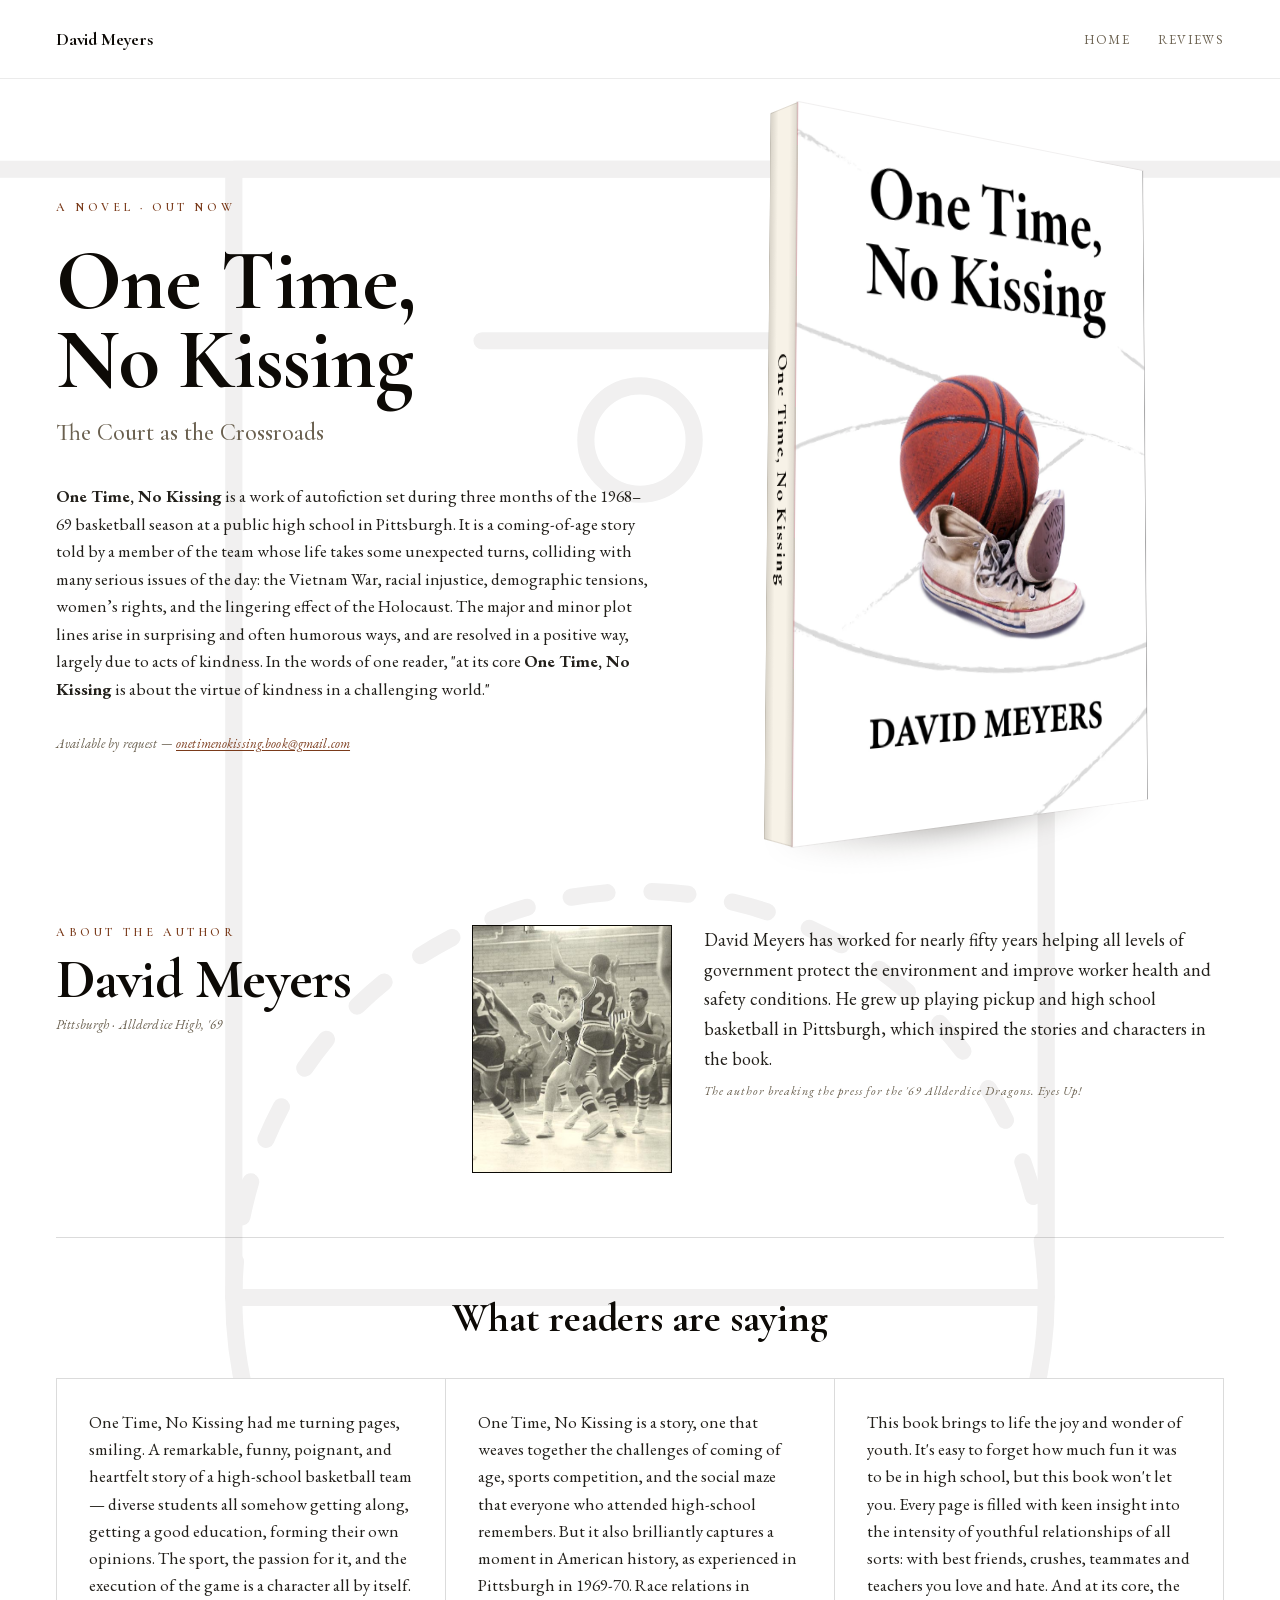
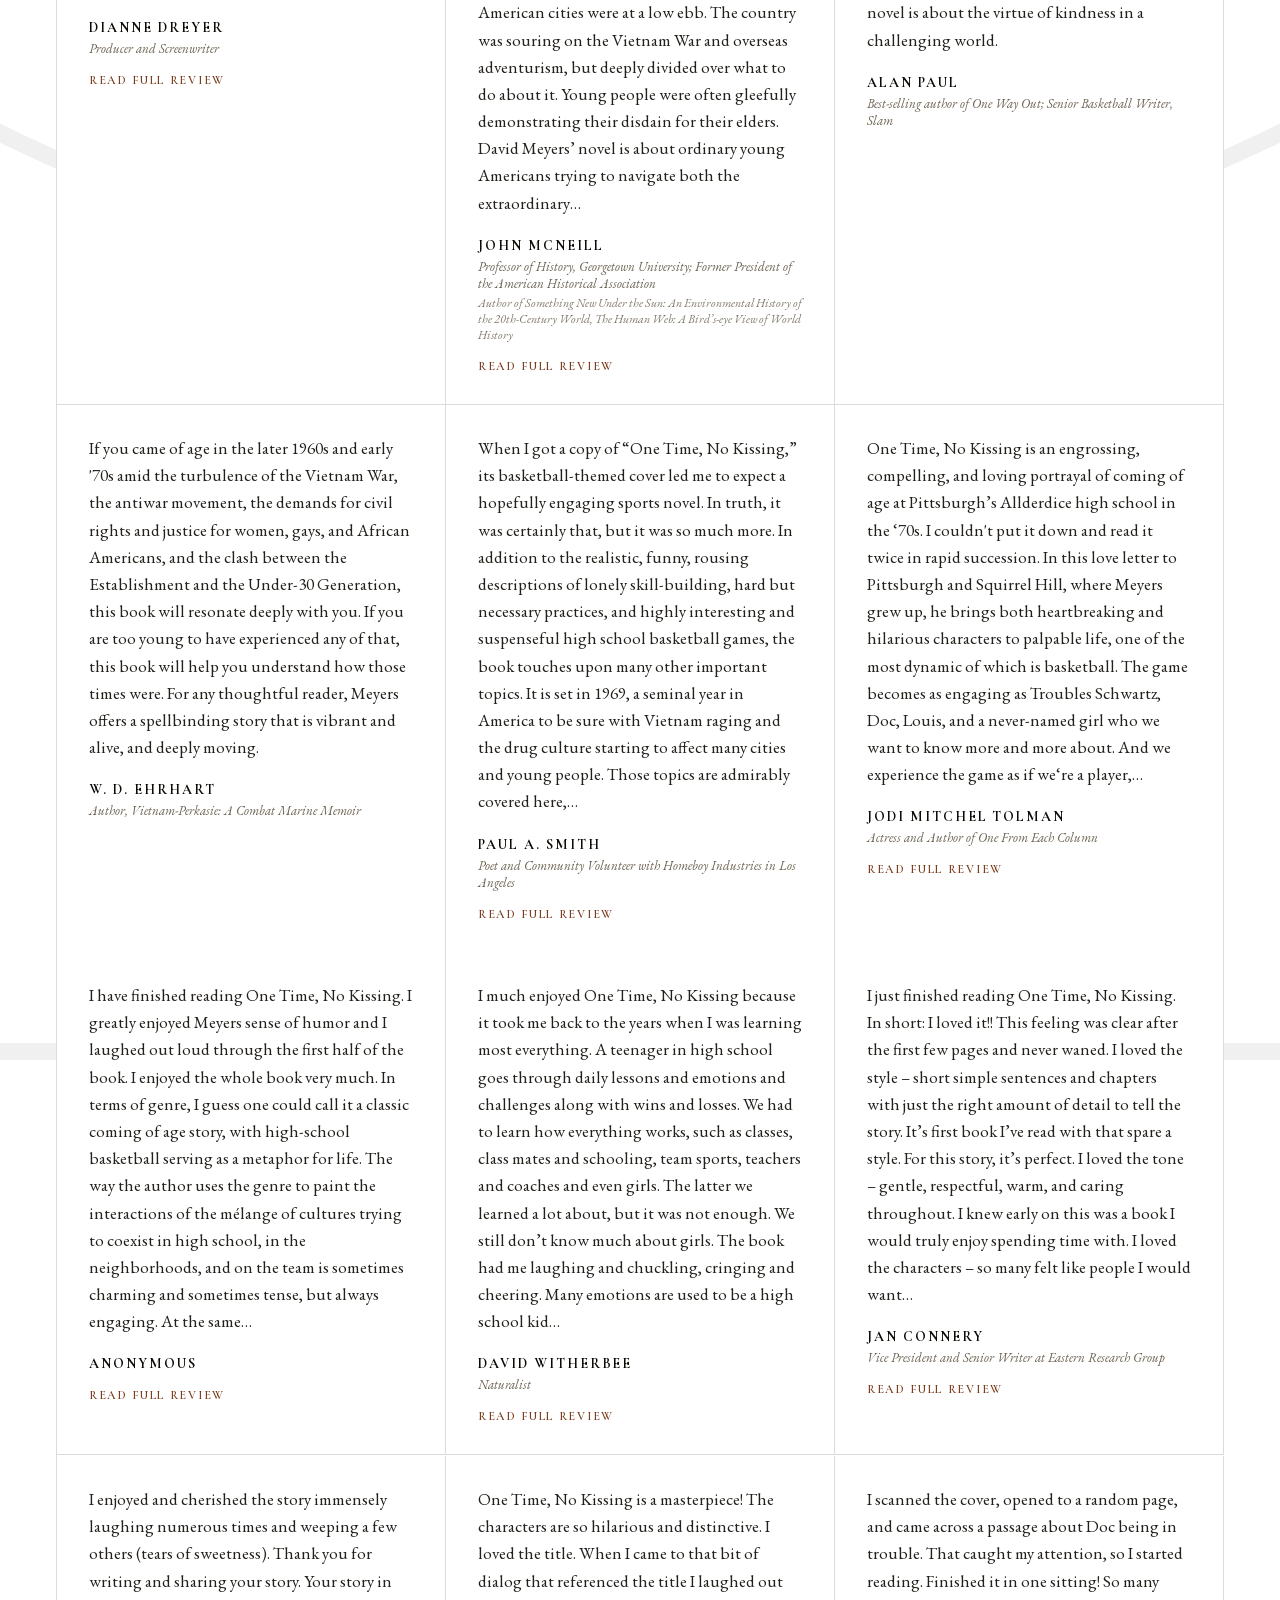
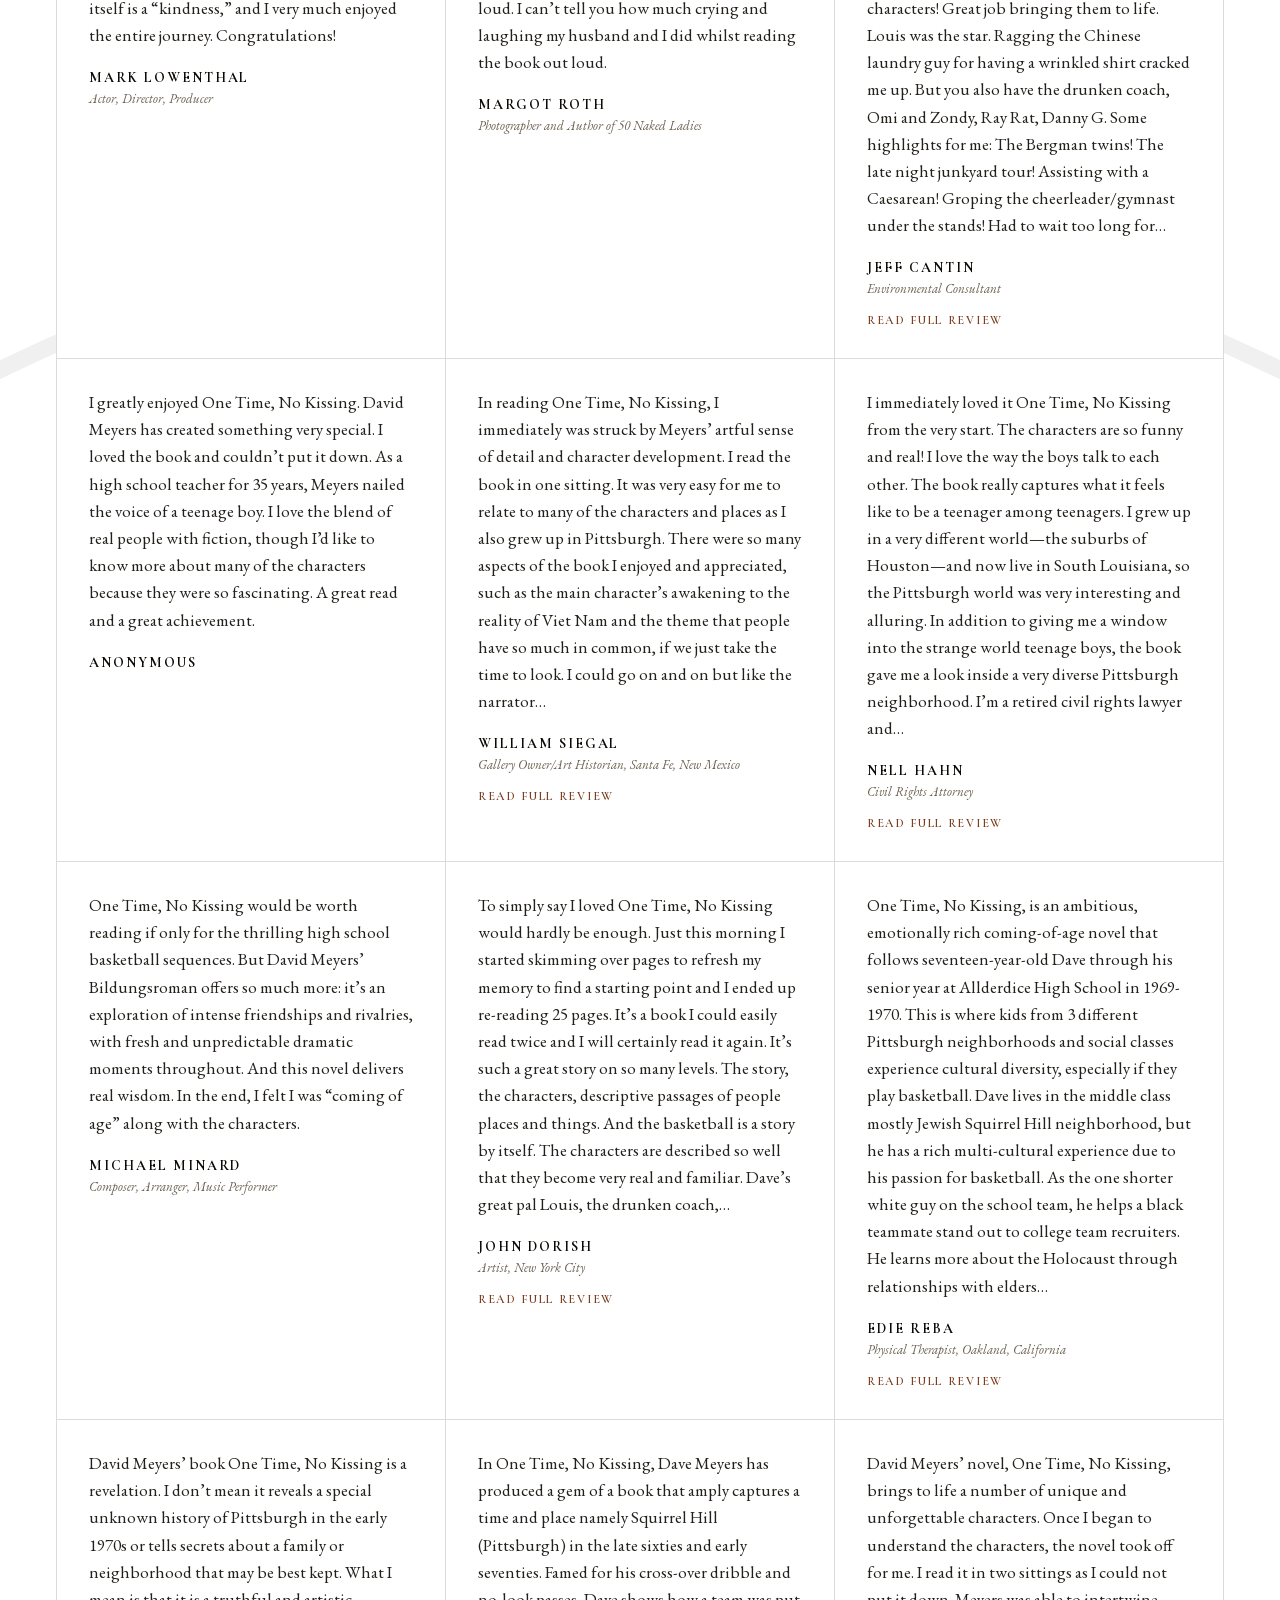
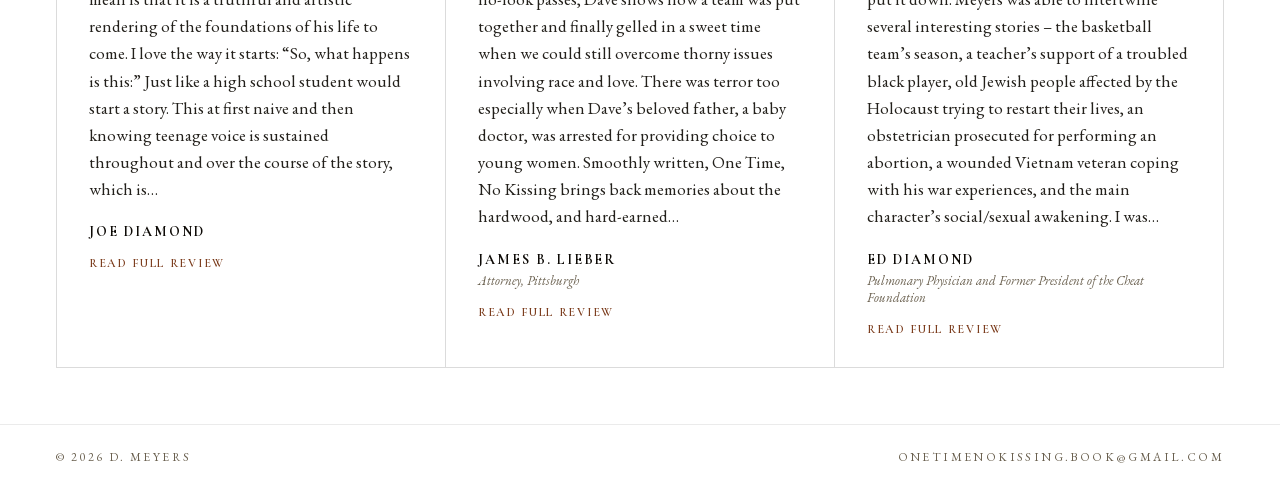
<file: index.html>
<!doctype html>
<html lang="en">
<head>
  <meta charset="utf-8" />
  <meta name="viewport" content="width=device-width,initial-scale=1" />
  <title>One Time, No Kissing — A Novel by David Meyers</title>
  <meta name="description" content="David Meyers’ debut novel, out now. Set in the 1968–69 basketball season at a Pittsburgh high school: a coming-of-age story about kindness in a challenging world." />
  <meta name="author" content="David Meyers" />
  <meta name="theme-color" content="#ffffff" />
  <link rel="canonical" href="https://onetimenokissing.com/" />

  <!-- Open Graph / social cards. Image URLs must be absolute: Facebook,
       iMessage, LinkedIn and X all ignore relative paths. og-card.jpg is a
       1200x630 landscape card (cover centred on white) so the portrait cover
       is not cropped to a 1.91:1 / 2:1 crop by Facebook, LinkedIn and X. -->
  <meta property="og:type" content="book" />
  <meta property="og:url" content="https://onetimenokissing.com/" />
  <meta property="og:title" content="One Time, No Kissing — A Novel by David Meyers" />
  <meta property="og:description" content="David Meyers’ debut novel, out now. Set in the 1968–69 basketball season at a Pittsburgh high school: a coming-of-age story about kindness in a challenging world." />
  <meta property="og:image" content="https://onetimenokissing.com/assets/og-card.jpg" />
  <meta property="og:image:type" content="image/jpeg" />
  <meta property="og:image:width" content="1200" />
  <meta property="og:image:height" content="630" />
  <meta property="og:image:alt" content="Book cover for One Time, No Kissing by David Meyers" />
  <meta property="og:site_name" content="David Meyers" />
  <meta property="og:locale" content="en_US" />
  <meta property="book:author" content="David Meyers" />
  <meta property="book:release_date" content="2026-10-01" />

  <!-- Twitter card -->
  <meta name="twitter:card" content="summary_large_image" />
  <meta name="twitter:title" content="One Time, No Kissing — A Novel by David Meyers" />
  <meta name="twitter:description" content="David Meyers’ debut novel, out now. Set in the 1968–69 basketball season at a Pittsburgh high school: a coming-of-age story about kindness in a challenging world." />
  <meta name="twitter:image" content="https://onetimenokissing.com/assets/og-card.jpg" />
  <meta name="twitter:image:alt" content="Book cover for One Time, No Kissing by David Meyers" />

  <!-- Favicons: a basketball glyph. SVG for modern browsers, PNG for Safari
       (which ignores SVG favicons), apple-touch-icon for iOS home screens. -->
  <link rel="icon" href="/assets/favicon.svg" type="image/svg+xml" />
  <link rel="icon" href="/assets/favicon-32.png" type="image/png" sizes="32x32" />
  <link rel="icon" href="/assets/favicon-192.png" type="image/png" sizes="192x192" />
  <link rel="apple-touch-icon" href="/assets/apple-touch-icon.png" sizes="180x180" />

  <!-- Structured data: Book -->
  <script type="application/ld+json">
  {
    "@context": "https://schema.org",
    "@type": "Book",
    "name": "One Time, No Kissing",
    "alternateName": "The Court as the Crossroads",
    "author": {
      "@type": "Person",
      "name": "David Meyers"
    },
    "url": "https://onetimenokissing.com/",
    "inLanguage": "en",
    "datePublished": "2026",
    "image": "https://onetimenokissing.com/assets/cover.jpg",
    "description": "One Time, No Kissing is a work of autofiction set during three months of the 1968–69 basketball season at a public high school in Pittsburgh — a coming-of-age story, told by a member of the team, about kindness in a challenging world.",
    "genre": ["Fiction", "Coming-of-age", "Historical fiction"]
  }
  </script>

  <!-- Self-hosted fonts (latin subset, variable weight). Preloading the two
       faces used above the fold lets the hero text paint without a second
       round trip; the italics load on demand from styles.css. -->
  <link rel="preload" as="font" type="font/woff2" href="assets/fonts/cormorant-garamond-latin.woff2" crossorigin>
  <link rel="preload" as="font" type="font/woff2" href="assets/fonts/eb-garamond-latin.woff2" crossorigin>
  <!-- Preload the WebP cover (the LCP element). Browsers without WebP skip
       this preload because of the type and fall through to the PNG below. -->
  <link rel="preload" as="image" href="assets/cover.webp" type="image/webp" fetchpriority="high">

  <link rel="stylesheet" href="styles.css" />

  <!-- Set the JS flag before first paint so pre-reveal states never flash -->
  <script>document.documentElement.classList.add('otnk-js');</script>
</head>
<body>
  <div class="otnk-frame">
    <div class="otnk-root" style="width:100%; min-height:100%; background:#ffffff; position:relative;">

      <header style="position:sticky; top:0; z-index:10; display:flex; justify-content:space-between; align-items:center; padding:var(--header-pad); border-bottom:1px solid rgba(0,0,0,0.08); background:#ffffff;">
        <a href="#" style="font-family:var(--display); font-size:18px; font-weight:700; letter-spacing:-.01em; color:inherit; text-decoration:none;">David Meyers</a>
        <nav id="otnk-nav" class="otnk-nav" aria-label="Sections" style="font-size:13px; color:var(--muted); letter-spacing:0.1em; text-transform:uppercase;">
          <a href="#">Home</a>
          <a href="#praise">Reviews</a>
        </nav>
      </header>

      <main style="position:relative; z-index:1;">
        <!-- Faint basketball court background -->
        <svg viewBox="0 0 800 1140" preserveAspectRatio="xMidYMid slice" aria-hidden="true"
             style="position:absolute; inset:0; width:100%; height:100%; pointer-events:none;">
          <g fill="none" stroke="#140e06" stroke-width="3.8" stroke-linecap="round" stroke-linejoin="round" opacity="0.06">
            <rect x="20" y="20" width="760" height="1100" />
            <line x1="20" y1="570" x2="780" y2="570" />
            <circle cx="400" cy="570" r="80" />
            <circle cx="400" cy="570" r="28" />
            <!-- TOP basket -->
            <rect x="310" y="20" width="180" height="250" />
            <path d="M 310 270 A 90 90 0 0 0 490 270" />
            <path d="M 310 270 A 90 90 0 0 1 490 270" stroke-dasharray="8 10" />
            <line x1="365" y1="58" x2="435" y2="58" />
            <circle cx="400" cy="80" r="12" />
            <line x1="90" y1="20" x2="90" y2="159" />
            <line x1="710" y1="20" x2="710" y2="159" />
            <path d="M 90 159 A 320 320 0 0 0 710 159" />
            <!-- BOTTOM basket -->
            <rect x="310" y="870" width="180" height="250" />
            <path d="M 310 870 A 90 90 0 0 1 490 870" />
            <path d="M 310 870 A 90 90 0 0 0 490 870" stroke-dasharray="8 10" />
            <line x1="365" y1="1082" x2="435" y2="1082" />
            <circle cx="400" cy="1060" r="12" />
            <line x1="90" y1="1120" x2="90" y2="981" />
            <line x1="710" y1="1120" x2="710" y2="981" />
            <path d="M 90 981 A 320 320 0 0 1 710 981" />
          </g>
        </svg>

        <!-- Hero -->
        <section id="book" style="position:relative; z-index:1; display:grid; grid-template-columns:var(--hero-cols); gap:var(--hero-gap); padding:var(--hero-pad); align-items:var(--hero-align);">
          <div style="min-width:0;">
            <div class="hero-rise d1" style="font-size:12px; letter-spacing:0.3em; text-transform:uppercase; color:var(--accent); margin-bottom:28px; font-family:var(--display); font-weight:600;">
              A Novel · Out Now
            </div>
            <h1 class="hero-rise d2" style="font-family:var(--display); font-size:var(--title-size); line-height:0.92; font-weight:700; margin:0 0 18px; letter-spacing:-0.01em;">
              One Time,<br />No Kissing
            </h1>
            <div class="hero-rise d3" style="font-family:var(--display); font-size:var(--subtitle-size); color:var(--muted); margin-bottom:36px; font-weight:500;">
              The Court as the Crossroads
            </div>
            <p class="hero-rise d4" style="font-size:var(--body-size); line-height:1.62; color:#23201b; margin:0 0 32px; max-width:600px;">
              <b>One Time, No Kissing</b> is a work of autofiction set during three months of the 1968–69 basketball season at a public high school in Pittsburgh. It is a coming-of-age story told by a member of the team whose life takes some unexpected turns, colliding with many serious issues of the day: the Vietnam War, racial injustice, demographic tensions, women’s rights, and the lingering effect of the Holocaust. The major and minor plot lines arise in surprising and often humorous ways, and are resolved in a positive way, largely due to acts of kindness. In the words of one reader, "at its core <b>One Time, No Kissing</b> is about the virtue of kindness in a challenging world."
            </p>
            <p class="hero-rise d5" style="font-size:13px; color:var(--muted); font-style:italic; letter-spacing:.01em; margin:0;">
              Available by request — <a class="otnk-inline-link" href="mailto:onetimenokissing.book@gmail.com">onetimenokissing.book@gmail.com</a>
            </p>
          </div>
          <div class="hero-rise d6" style="display:flex; justify-content:var(--cover-justify); min-width:0; order:var(--cover-order);">
            <div class="otnk-cover" style="width:var(--cover-w); aspect-ratio:1154/1767; position:relative;">
              <picture>
                <source srcset="assets/cover.webp" type="image/webp" />
                <img src="assets/cover.jpg" width="1154" height="1767" alt='Book cover: "One Time, No Kissing" by David Meyers' style="width:100%; height:100%; display:block; object-fit:cover;" />
              </picture>
              <span class="otnk-edge otnk-edge-back" aria-hidden="true"></span>
              <span class="otnk-edge otnk-edge-spine" aria-hidden="true"><span>One Time, No Kissing</span></span>
              <span class="otnk-edge otnk-edge-fore" aria-hidden="true"></span>
              <span class="otnk-edge otnk-edge-top" aria-hidden="true"></span>
              <span class="otnk-edge otnk-edge-bottom" aria-hidden="true"></span>
            </div>
          </div>
        </section>

        <!-- About -->
        <section id="about" style="position:relative; z-index:1; padding:48px var(--section-pad-x) 64px; display:grid; grid-template-columns:var(--about-cols); gap:40px; align-items:start;">
          <div class="reveal">
            <div style="font-size:12px; letter-spacing:0.3em; text-transform:uppercase; color:var(--accent); margin-bottom:14px; font-family:var(--display); font-weight:600;">
              About the Author
            </div>
            <h2 style="font-family:var(--display); font-size:var(--about-h-size); line-height:0.95; margin:0 0 10px; font-weight:700; letter-spacing:-.01em;">
              David Meyers
            </h2>
            <div style="font-size:13px; color:var(--muted); font-style:italic; letter-spacing:.01em;">
              Pittsburgh · Allderdice High, '69
            </div>
          </div>
          <div class="otnk-author-figure reveal" style="display:grid; grid-template-columns:var(--about-figure-cols); gap:32px;">
            <div style="width:200px; height:248px; overflow:hidden; background:var(--ink); border:1px solid rgba(0,0,0,0.12);">
              <img src="assets/author.jpg" width="463" height="694" alt="David Meyers in action, Allderdice High School, c. 1970"
                   style="width:100%; height:100%; object-fit:cover; display:block;" />
            </div>
            <div>
              <p style="font-size:18px; line-height:1.65; margin:0 0 10px; color:#23201b;">
                David Meyers has worked for nearly fifty years helping all levels of government protect the environment and improve worker health and safety conditions. He grew up playing pickup and high school basketball in Pittsburgh, which inspired the stories and characters in the book.
              </p>
              <div style="font-size:12px; color:var(--muted); letter-spacing:0.08em; font-style:italic;">
                The author breaking the press for the '69 Allderdice Dragons. Eyes Up!
              </div>
            </div>
          </div>
        </section>

        <!-- Divider: inset to match the review grid width below -->
        <hr aria-hidden="true" style="border:0; border-top:1px solid rgba(0,0,0,0.14); margin:0 var(--section-pad-x); position:relative; z-index:1;" />

        <!-- Praise -->
        <section id="praise" style="position:relative; z-index:1; padding:56px var(--section-pad-x);">
          <h2 class="reveal" style="font-family:var(--display); font-size:40px; font-weight:700; text-align:center; margin:0 0 36px; letter-spacing:-.005em;">
            What readers are saying
          </h2>
          <div id="otnk-reviews" style="display:grid; grid-template-columns:var(--praise-cols); gap:0;">
            <div class="otnk-praise-card reveal" style="padding:0 32px; border-right:1px solid rgba(0,0,0,0.08);">
              <p style="font-size:17px; line-height:1.6; margin:0 0 20px; color:#23201b;">
                One Time, No Kissing had me turning pages, smiling. A remarkable, funny, poignant, and heartfelt story of a high-school basketball team — diverse students all somehow getting along, getting a good education, forming their own opinions. The sport, the passion for it, and the execution of the game is a character all by itself.
              </p>
              <div style="font-family:var(--display); font-size:14px; letter-spacing:0.14em; text-transform:uppercase; font-weight:700;">Dianne Dreyer</div>
              <div style="font-size:13px; color:var(--muted); margin-top:4px; font-style:italic;">Producer and Screenwriter</div>
            </div>
            <div class="otnk-praise-card reveal" style="padding:0 32px; border-right:1px solid rgba(0,0,0,0.08);">
              <p style="font-size:17px; line-height:1.6; margin:0 0 20px; color:#23201b;">
                David Meyers’ novel is about ordinary young Americans trying to navigate both the extraordinary uncertainties and anxieties of the late 1960s and the timeless ones of school, friendship, rivalry, and what it means to be a team and a teammate. It is poignant, funny, and rings as true as can be.
              </p>
              <div style="font-family:var(--display); font-size:14px; letter-spacing:0.14em; text-transform:uppercase; font-weight:700;">John McNeill</div>
              <div style="font-size:13px; color:var(--muted); margin-top:4px; font-style:italic;">Professor of History, Georgetown University; Former President of the American Historical Association</div>
            </div>
            <div class="otnk-praise-card reveal" style="padding:0 32px;">
              <p style="font-size:17px; line-height:1.6; margin:0 0 20px; color:#23201b;">
                This book brings to life the joy and wonder of youth. It's easy to forget how much fun it was to be in high school, but this book won't let you. Every page is filled with keen insight into the intensity of youthful relationships of all sorts: with best friends, crushes, teammates and teachers you love and hate. And at its core, the novel is about the virtue of kindness in a challenging world.
              </p>
              <div style="font-family:var(--display); font-size:14px; letter-spacing:0.14em; text-transform:uppercase; font-weight:700;">Alan Paul</div>
              <div style="font-size:13px; color:var(--muted); margin-top:4px; font-style:italic;">Best-selling author of One Way Out; Senior Basketball Writer, Slam</div>
            </div>
          </div>
        </section>
      </main>

      <footer class="reveal" style="position:relative; z-index:2; padding:var(--footer-pad); border-top:1px solid rgba(0,0,0,0.08); display:flex; flex-direction:var(--footer-direction); justify-content:space-between; gap:8px; font-size:12px; letter-spacing:0.2em; text-transform:uppercase; color:var(--muted); background:#ffffff;">
        <div>© <span id="otnk-year">2026</span> D. Meyers</div>
        <div><a class="otnk-footer-link" href="mailto:onetimenokissing.book@gmail.com">onetimenokissing.book@gmail.com</a></div>
      </footer>

    </div>
  </div>

  <!-- Reviews tile grid + expand modal (populates #otnk-reviews). Loaded
       before the inline reveal observer so the injected tiles animate in. -->
  <script src="reviews.js"></script>
  <script>
    // Auto-update year
    document.getElementById('otnk-year').textContent = new Date().getFullYear();

    // Refined polish + signature motion: scroll reveals, condensing header,
    // 3D tilt cover, and the living court.
    (function () {
      var root = document.querySelector('.otnk-root');
      if (!root) return;
      var reduce = window.matchMedia('(prefers-reduced-motion: reduce)').matches;
      var hoverable = window.matchMedia('(hover: hover)').matches;
      var revealEls = document.querySelectorAll('.reveal');

      // Scroll-triggered reveals. rootMargin bottom is 0 so the footer
      // (the last element, which never clears a negative bottom margin)
      // still reveals when scrolled into view.
      if (reduce || !('IntersectionObserver' in window)) {
        revealEls.forEach(function (el) { el.classList.add('is-visible'); });
      } else {
        var io = new IntersectionObserver(function (entries) {
          entries.forEach(function (entry) {
            if (entry.isIntersecting) {
              entry.target.classList.add('is-visible');
              io.unobserve(entry.target);
            }
          });
        }, { rootMargin: '0px 0px 0px 0px', threshold: 0.12 });
        revealEls.forEach(function (el) { io.observe(el); });
      }

      // Living court: draw-in + scroll parallax (skipped under reduced motion).
      var svg = document.querySelector('main > svg');
      if (svg && !reduce) root.classList.add('otnk-court');

      // 3D book.
      var cover = document.querySelector('.otnk-cover');
      if (cover) {
        // Feed the cuboid its TRUE rendered size so the spine/edges stay
        // flush even when the cover flex-shrinks between breakpoints.
        // offsetWidth/Height ignore the 3D transform (layout box only).
        function syncBookBox() {
          cover.style.setProperty('--bw', cover.offsetWidth + 'px');
          cover.style.setProperty('--bh', cover.offsetHeight + 'px');
        }
        syncBookBox();
        if ('ResizeObserver' in window) {
          new ResizeObserver(syncBookBox).observe(cover);
        } else {
          window.addEventListener('resize', syncBookBox, { passive: true });
        }
        // Enable the CSS hover-rotation only on pointer-capable, motion-ok devices.
        if (hoverable && !reduce) root.classList.add('otnk-tilt');
      }

      // Single rAF-throttled scroll handler: header condense + court parallax.
      var ticking = false;
      function onScroll() {
        if (ticking) return;
        ticking = true;
        requestAnimationFrame(function () {
          root.classList.toggle('scrolled', window.scrollY > 8);
          if (svg && !reduce) {
            svg.style.transform = 'translateY(' + (-Math.min(window.scrollY * 0.12, 90)).toFixed(1) + 'px)';
          }
          ticking = false;
        });
      }
      window.addEventListener('scroll', onScroll, { passive: true });
      onScroll();
    })();
  </script>
</body>
</html>
</file>
<file: styles.css>
/* ---- Self-hosted fonts (SIL Open Font License). Latin subset of the
   variable weight files Google Fonts serves; both families cover the
   weights in STYLE_GUIDE.md. font-display: swap keeps text visible. ---- */
@font-face {
  font-family: 'Cormorant Garamond';
  font-style: normal;
  font-weight: 400 700;
  font-display: swap;
  src: url('assets/fonts/cormorant-garamond-latin.woff2') format('woff2');
}
@font-face {
  font-family: 'Cormorant Garamond';
  font-style: italic;
  font-weight: 400 700;
  font-display: swap;
  src: url('assets/fonts/cormorant-garamond-italic-latin.woff2') format('woff2');
}
@font-face {
  font-family: 'EB Garamond';
  font-style: normal;
  font-weight: 400 800;
  font-display: swap;
  src: url('assets/fonts/eb-garamond-latin.woff2') format('woff2');
}
@font-face {
  font-family: 'EB Garamond';
  font-style: italic;
  font-weight: 400 800;
  font-display: swap;
  src: url('assets/fonts/eb-garamond-italic-latin.woff2') format('woff2');
}

:root {
  --display: 'Cormorant Garamond', 'EB Garamond', Georgia, serif;
  --body-font: 'EB Garamond', 'Cormorant Garamond', Georgia, serif;
  --ink: #0d0a06;
  --muted: #6a604f;
  --accent: #7a3a1a;
}
html, body { margin: 0; height: 100%; background: #ffffff; font-family: var(--body-font); color: var(--ink); }
html { scroll-behavior: smooth; }
* { box-sizing: border-box; }
body { -webkit-font-smoothing: antialiased; -moz-osx-font-smoothing: grayscale; }

/* Visually-hidden but available to assistive tech */
.sr-only {
  position: absolute; width: 1px; height: 1px;
  padding: 0; margin: -1px; overflow: hidden;
  clip: rect(0,0,0,0); white-space: nowrap; border: 0;
}

/* book site polish */
.otnk-nav { display: flex; align-items: center; gap: 28px; }
.otnk-nav a { cursor: pointer; transition: color .15s ease; text-decoration: none; color: inherit; }
.otnk-nav a:hover { color: var(--ink); }
.otnk-nav a:focus-visible { outline: 2px solid currentColor; outline-offset: 3px; }

/* Active page indicator */
.otnk-nav a[aria-current="page"] { color: var(--ink); }
.otnk-nav a[aria-current="page"]::after { transform: scaleX(1); }

/* ---- 3D book: watertight cuboid (stable, no per-pixel parallax) ---- */
.hero-rise.d6 { perspective: 1600px; perspective-origin: 50% 44%; }
.otnk-cover {
  position: relative;
  transform-style: preserve-3d;
  /* exact box dimensions from the cover art (1154 x 1767) */
  --bw: var(--cover-w);
  --bh: calc(var(--cover-w) * 1767 / 1154);
  --bd: var(--book-depth);
  --book-ry: 38deg;
  --book-rx: 4deg;
  transform: rotateX(var(--book-rx)) rotateY(var(--book-ry));
  transition: transform .5s cubic-bezier(.22,1,.36,1);
}
/* every face is centred on the cube centre, then pushed out by a half-extent.
   The cover <img> sits inside a <picture> (WebP + PNG fallback); the picture
   generates no box so the img positions against .otnk-cover directly. */
.otnk-cover > picture { display: contents; }
.otnk-cover img,
.otnk-edge {
  position: absolute;
  backface-visibility: hidden;
  outline: 1px solid transparent; /* kills sub-pixel seam shimmer */
}
.otnk-cover img {
  inset: 0;
  transform: translateZ(calc(var(--bd) / 2));
  box-shadow: 0 0 0 1px rgba(20,14,6,0.06);
}
/* soft contact shadow below the book (laid flat so it stays grounded) */
.otnk-cover::before {
  content: "";
  position: absolute;
  left: 2%; right: 2%; bottom: -4%;
  height: 9%;
  background: radial-gradient(ellipse at center, rgba(20,14,6,0.42), rgba(20,14,6,0) 72%);
  filter: blur(13px);
  transform: translateZ(calc(var(--bd) / -2));
  pointer-events: none;
}
.otnk-edge {
  background-color: #e7ddc6;
  background-image: repeating-linear-gradient(0deg, rgba(20,14,6,0.13) 0 1px, rgba(255,255,255,0) 1px 3px);
}
/* fore-edge (right) & spine (left): D wide, full height, centred then swung out */
.otnk-edge-fore, .otnk-edge-spine {
  top: 0; left: 50%; height: 100%;
  width: calc(var(--bd) + 1px);
  margin-left: calc((var(--bd) + 1px) / -2);
}
.otnk-edge-fore  { transform: rotateY(90deg)  translateZ(calc(var(--bw) / 2)); }
.otnk-edge-spine { transform: rotateY(-90deg) translateZ(calc(var(--bw) / 2)); }
/* top & bottom: D tall, full width, centred then swung out */
.otnk-edge-top, .otnk-edge-bottom {
  left: 0; top: 50%; width: 100%;
  height: calc(var(--bd) + 1px);
  margin-top: calc((var(--bd) + 1px) / -2);
  background-image: repeating-linear-gradient(90deg, rgba(20,14,6,0.11) 0 1px, rgba(255,255,255,0) 1px 3px);
}
.otnk-edge-top    { transform: rotateX(90deg)  translateZ(calc(var(--bh) / 2)); }
.otnk-edge-bottom { transform: rotateX(-90deg) translateZ(calc(var(--bh) / 2)); }
/* spine — white, with the title in one line */
.otnk-edge-spine {
  background-color: #f7f2e7;
  background-image: linear-gradient(90deg, rgba(20,14,6,0.14), rgba(20,14,6,0) 30%, rgba(20,14,6,0) 70%, rgba(20,14,6,0.12));
  box-shadow: inset 0 0 0 1px rgba(20,14,6,0.10);
  display: flex; align-items: center; justify-content: center;
  overflow: hidden;
}
/* solid back so the book is never see-through */
.otnk-edge-back {
  inset: 0;
  transform: rotateY(180deg) translateZ(calc(var(--bd) / 2));
  background-color: #efe7d5;
  background-image: none;
}
.otnk-edge-spine span {
  writing-mode: vertical-rl;
  white-space: nowrap;
  font-family: var(--display);
  font-weight: 700;
  color: var(--ink);
  font-size: calc(var(--book-depth) * 0.46);
  letter-spacing: 0.04em;
  line-height: 1;
}

.otnk-footer-link { color: inherit; text-decoration: none; }
.otnk-footer-link:hover { color: var(--ink); }
.otnk-inline-link { color: var(--accent); text-decoration: underline; text-underline-offset: 2px; }
.otnk-inline-link:hover { color: var(--ink); }

/* ============================================================
   RESPONSIVE — container queries
   .otnk-frame is the container; .otnk-root is its descendant
   ============================================================ */
.otnk-frame { container-type: inline-size; width: 100%; min-height: 100%; }
.otnk-root {
  --pad-x: 56px;
  --hero-cols: 1.2fr 1fr;
  --hero-gap: 48px;
  --hero-pad: 60px var(--pad-x) 64px;
  --hero-align: center;
  --title-size: 86px;
  --subtitle-size: 24px;
  --body-size: 17px;
  --cover-w: 440px;
  --book-depth: 48px;
  --cover-justify: center;
  --cover-order: 0;
  --section-pad-x: var(--pad-x);
  --praise-cols: repeat(3, 1fr);
  --about-cols: 1fr 2fr;
  --about-figure-cols: 200px 1fr;
  --about-h-size: 56px;
  --header-pad: 28px 56px;
  --footer-pad: 24px 56px;
  --footer-direction: row;
}

/* Tablet */
@container (max-width: 900px) {
  .otnk-root {
    --pad-x: 36px;
    --hero-cols: 1fr;
    --hero-gap: 36px;
    --hero-pad: 44px var(--pad-x) 52px;
    --hero-align: start;
    --title-size: 68px !important;
    --cover-w: 320px !important;
    --book-depth: 39px;
    --cover-justify: center;
    --cover-order: -1;
    --praise-cols: repeat(2, 1fr);
    --about-cols: 1fr;
    --about-h-size: 48px;
    --header-pad: 22px 36px;
    --footer-pad: 22px 36px;
  }
}

/* Mobile */
@container (max-width: 540px) {
  .otnk-root {
    --pad-x: 20px;
    --hero-pad: 28px var(--pad-x) 36px;
    --hero-gap: 28px;
    --title-size: 44px !important;
    --subtitle-size: 19px;
    --cover-w: 240px !important;
    --book-depth: 30px;
    --praise-cols: 1fr;
    --about-figure-cols: 1fr;
    --about-h-size: 40px;
    --header-pad: 18px 20px;
    --footer-pad: 18px 20px;
    --footer-direction: column;
  }
  .otnk-root .otnk-author-figure > div:first-child {
    width: 100% !important;
    max-width: 280px;
    aspect-ratio: 200 / 248;
    height: auto !important;
    justify-self: center;
  }
  /* Two links fit inline beside the wordmark; no hamburger needed. */
  .otnk-nav { gap: 20px; }
  .otnk-nav a { padding: 8px 0; }
}

/* Static (no-JS) praise cards stack below the desktop breakpoint. */
@container (max-width: 900px) {
  #otnk-reviews:not(.otnk-review-grid) { grid-template-columns: 1fr !important; }
  .otnk-praise-card { border-right: none !important; }
  .otnk-praise-card:not(:last-child) { border-bottom: 1px solid rgba(0,0,0,0.08); padding-bottom: 28px; margin-bottom: 28px; }
}

/* ============================================================
   MOTION LAYER — refined polish (progressive enhancement)
   Hidden-before-reveal states are scoped to html.otnk-js, set by
   a head script, so a no-JS visitor always sees the full page.
   ============================================================ */

/* Anchor fix: sticky header no longer overlaps jumped-to sections */
#book, #praise, #about { scroll-margin-top: 92px; }

/* Hero load reveal — CSS only, staggered */
html.otnk-js .hero-rise {
  opacity: 0;
  will-change: transform, opacity;
  animation: otnkRise .9s cubic-bezier(.22,1,.36,1) both;
}
@keyframes otnkRise {
  from { opacity: 0; transform: translateY(16px); }
  to   { opacity: 1; transform: none; }
}
html.otnk-js .d1 { animation-delay: .05s; }
html.otnk-js .d2 { animation-delay: .16s; }
html.otnk-js .d3 { animation-delay: .27s; }
html.otnk-js .d4 { animation-delay: .38s; }
html.otnk-js .d5 { animation-delay: .49s; }
html.otnk-js .d6 { animation-delay: .60s; }

/* Scroll-triggered reveals */
html.otnk-js .reveal {
  opacity: 0;
  transform: translateY(18px);
  will-change: transform, opacity;
}
html.otnk-js .reveal.is-visible {
  opacity: 1;
  transform: none;
  transition: opacity .75s cubic-bezier(.22,1,.36,1), transform .75s cubic-bezier(.22,1,.36,1);
}
/* Stagger the three praise cards as they enter together */
html.otnk-js .otnk-praise-card.reveal:nth-child(2).is-visible { transition-delay: .12s; }
html.otnk-js .otnk-praise-card.reveal:nth-child(3).is-visible { transition-delay: .24s; }

/* Nav underline draw */
.otnk-nav a { position: relative; }
.otnk-nav a::after {
  content: ""; position: absolute; left: 0; right: 0; bottom: -5px;
  height: 1px; background: currentColor;
  transform: scaleX(0); transform-origin: left;
  transition: transform .32s cubic-bezier(.22,1,.36,1);
}
.otnk-nav a:hover::after, .otnk-nav a:focus-visible::after { transform: scaleX(1); }

/* Condensing sticky header on scroll */
.otnk-root header {
  transition: padding .28s ease, background-color .28s ease,
              border-color .28s ease, box-shadow .28s ease;
}
html.otnk-js .otnk-root.scrolled header {
  padding-top: 17px; padding-bottom: 17px;
  background: rgba(255,255,255,0.82);
  -webkit-backdrop-filter: blur(10px);
  backdrop-filter: blur(10px);
  border-bottom-color: rgba(0,0,0,0.14);
  box-shadow: 0 6px 26px -20px rgba(20,14,6,0.55);
}
@container (max-width: 540px) {
  html.otnk-js .otnk-root.scrolled header { padding-top: 13px; padding-bottom: 13px; }
}

/* Hover: turn the book a little further to show more of the spine */
.otnk-root.otnk-tilt .hero-rise.d6:hover .otnk-cover { --book-ry: 46deg; --book-rx: 3deg; }

/* Living court: draw-in on load + scroll parallax (enabled by JS) */
.otnk-root.otnk-court main > svg { transition: transform .1s linear; will-change: transform; }
.otnk-root.otnk-court main > svg g {
  stroke-dasharray: 1400;
  stroke-dashoffset: 1400;
  animation: otnkCourtDraw 2.6s cubic-bezier(.22,1,.36,1) .15s forwards;
}
@keyframes otnkCourtDraw { to { stroke-dashoffset: 0; } }

/* Respect reduced-motion: no transforms, no animation, instant reveal */
@media (prefers-reduced-motion: reduce) {
  html { scroll-behavior: auto; }
  html.otnk-js .hero-rise,
  html.otnk-js .reveal,
  html.otnk-js .reveal.is-visible {
    opacity: 1 !important;
    transform: none !important;
    animation: none !important;
    transition: none !important;
  }
  .otnk-nav a::after,
  .otnk-root header { transition: none !important; }
  /* keep the static 3D book, but no motion (hover doesn't turn it) */
  .otnk-cover { transition: none !important; }
  .otnk-root.otnk-tilt .hero-rise.d6:hover .otnk-cover { --book-ry: 38deg; --book-rx: 4deg; }
  .otnk-root.otnk-court main > svg g { animation: none !important; stroke-dasharray: none !important; stroke-dashoffset: 0 !important; }
}

/* ============================================================
   REVIEW TILES + EXPAND MODAL (built by reviews.js)
   Reuses --praise-cols (3-up desktop → 1-up ≤900px). Square
   corners, hairline dividers, tokens — per STYLE_GUIDE.md.
   ============================================================ */

/* Connected hairline grid: container draws top+left, tiles draw
   right+bottom. Robust to any tile count (no empty-cell artifacts).
   White background so a trailing empty cell hides the court lines
   instead of showing a stray rectangle through the grid. */
.otnk-review-grid {
  display: grid;
  grid-template-columns: var(--praise-cols);
  background: #ffffff;
  border-top: 1px solid rgba(0,0,0,0.14);
  border-left: 1px solid rgba(0,0,0,0.14);
}
.otnk-review-tile {
  display: flex;
  flex-direction: column;
  margin: 0;
  padding: 30px 32px;
  background: #ffffff;
  border: 0;
  border-right: 1px solid rgba(0,0,0,0.14);
  border-bottom: 1px solid rgba(0,0,0,0.14);
  color: inherit;
  font-family: inherit;
  text-align: left;
}
/* Interactive (expandable) tiles are real <button>s styled as cards. */
.otnk-review-tile--button {
  cursor: pointer;
  -webkit-appearance: none;
  appearance: none;
  transition: background-color .18s ease;
}
.otnk-review-tile--button:hover { background: #fbf9f4; }
.otnk-review-tile--button:focus-visible { outline: 2px solid var(--accent); outline-offset: -2px; }

.otnk-review-quote {
  display: block;
  font-size: var(--body-size);
  line-height: 1.6;
  margin: 0 0 20px;
  color: #23201b;
}
.otnk-review-foot { display: block; }
.otnk-review-name {
  display: block;
  font-family: var(--display);
  font-size: 14px;
  letter-spacing: 0.14em;
  text-transform: uppercase;
  font-weight: 700;
  color: var(--ink);
}
.otnk-review-role {
  display: block;
  font-size: 13px;
  color: var(--muted);
  margin-top: 4px;
  font-style: italic;
}
.otnk-review-credits {
  display: block;
  font-size: 12px;
  color: var(--muted);
  margin-top: 3px;
  font-style: italic;
  opacity: 0.85;
}
.otnk-review-readmore {
  display: inline-block;
  margin-top: 16px;
  font-family: var(--display);
  font-size: 12px;
  letter-spacing: 0.14em;
  text-transform: uppercase;
  font-weight: 600;
  color: var(--accent);
}
.otnk-review-tile--button:hover .otnk-review-readmore { text-decoration: underline; }

/* Reveal stagger across rows (mod-3) — own rule, not the praise-card one */
html.otnk-js .otnk-review-tile.reveal:nth-child(3n+2).is-visible { transition-delay: .08s; }
html.otnk-js .otnk-review-tile.reveal:nth-child(3n+3).is-visible { transition-delay: .16s; }

/* ---- Collapsed grid (tablet/mobile only) ----
   Below the desktop breakpoint the full list makes the page a dozen screens
   tall, so reviews.js marks the grid collapsed and adds a "Show all" button.
   Desktop ignores the class and always shows every tile. */
/* Outline button: square, uppercase display face, inverts on hover.
   Used by the "Show all reviews" control and the 404 page link. */
.otnk-btn-outline {
  display: inline-block;
  padding: 14px 26px;
  background: transparent;
  border: 1px solid var(--ink);
  border-radius: 0;
  color: var(--ink);
  font-family: var(--display);
  font-size: 13px;
  font-weight: 700;
  letter-spacing: 0.14em;
  text-transform: uppercase;
  text-decoration: none;
  cursor: pointer;
  transition: background-color .18s ease, color .18s ease;
}
.otnk-btn-outline:hover { background: var(--ink); color: #ffffff; }
.otnk-btn-outline:focus-visible { outline: 2px solid var(--accent); outline-offset: 3px; }

.otnk-review-showall { display: none; margin: 28px auto 0; }
@container (max-width: 900px) {
  .otnk-review-grid--collapsed .otnk-review-tile:nth-child(n + 7) { display: none; }
  .otnk-review-grid--collapsed + .otnk-review-showall { display: block; }
}

/* ---- Modal (injected as a direct <body> child; :root tokens only) ---- */
.otnk-modal {
  position: fixed;
  inset: 0;
  z-index: 100;
  display: flex;
  align-items: center;
  justify-content: center;
  padding: 28px;
  background: rgba(13,10,6,0.55);
  -webkit-backdrop-filter: blur(2px);
  backdrop-filter: blur(2px);
  opacity: 0;
  visibility: hidden;
  pointer-events: none;
  /* visibility flips immediately on open (0s) and only after the fade on close
     (.28s delay) — so the panel is focusable the instant the modal opens. */
  transition: opacity .28s cubic-bezier(.22,1,.36,1), visibility 0s linear .28s;
}
.otnk-modal.is-open {
  opacity: 1;
  visibility: visible;
  pointer-events: auto;
  transition: opacity .28s cubic-bezier(.22,1,.36,1), visibility 0s linear 0s;
}
.otnk-modal-panel {
  position: relative;
  width: 100%;
  max-width: 640px;
  max-height: 85vh;
  overflow-y: auto;
  background: #ffffff;
  border: 1px solid rgba(0,0,0,0.08);
  box-shadow: 0 30px 80px -28px rgba(20,14,6,0.6);
  padding: 52px 48px 44px;
  transform: translateY(14px);
  transition: transform .28s cubic-bezier(.22,1,.36,1);
}
.otnk-modal.is-open .otnk-modal-panel { transform: none; }
.otnk-modal-panel:focus { outline: none; }
.otnk-modal-close {
  position: absolute;
  top: 14px;
  right: 14px;
  padding: 8px;
  margin: 0;
  background: transparent;
  border: 0;
  color: var(--muted);
  cursor: pointer;
  line-height: 0;
}
.otnk-modal-close:hover { color: var(--ink); }
.otnk-modal-close:focus-visible { outline: 2px solid var(--accent); outline-offset: 2px; }
.otnk-modal-para {
  font-size: var(--body-size);
  line-height: 1.7;
  margin: 0 0 18px;
  color: #23201b;
}
.otnk-modal-para:last-child { margin-bottom: 0; }
.otnk-modal-foot {
  margin-top: 28px;
  padding-top: 22px;
  border-top: 1px solid rgba(0,0,0,0.08);
}
.otnk-modal-name {
  font-family: var(--display);
  font-size: 15px;
  letter-spacing: 0.14em;
  text-transform: uppercase;
  font-weight: 700;
  color: var(--ink);
}
.otnk-modal-role {
  font-size: 13px;
  color: var(--muted);
  margin-top: 4px;
  font-style: italic;
}
.otnk-modal-credits {
  font-size: 12px;
  color: var(--muted);
  margin-top: 3px;
  font-style: italic;
  opacity: 0.85;
}
body.otnk-modal-open { overflow: hidden; }

@media (max-width: 540px) {
  .otnk-modal { padding: 14px; }
  .otnk-modal-panel { padding: 44px 24px 30px; max-height: 90vh; }
}

@media (prefers-reduced-motion: reduce) {
  .otnk-modal,
  .otnk-modal-panel { transition: none !important; }
  .otnk-modal-panel { transform: none !important; }
}
</file>
